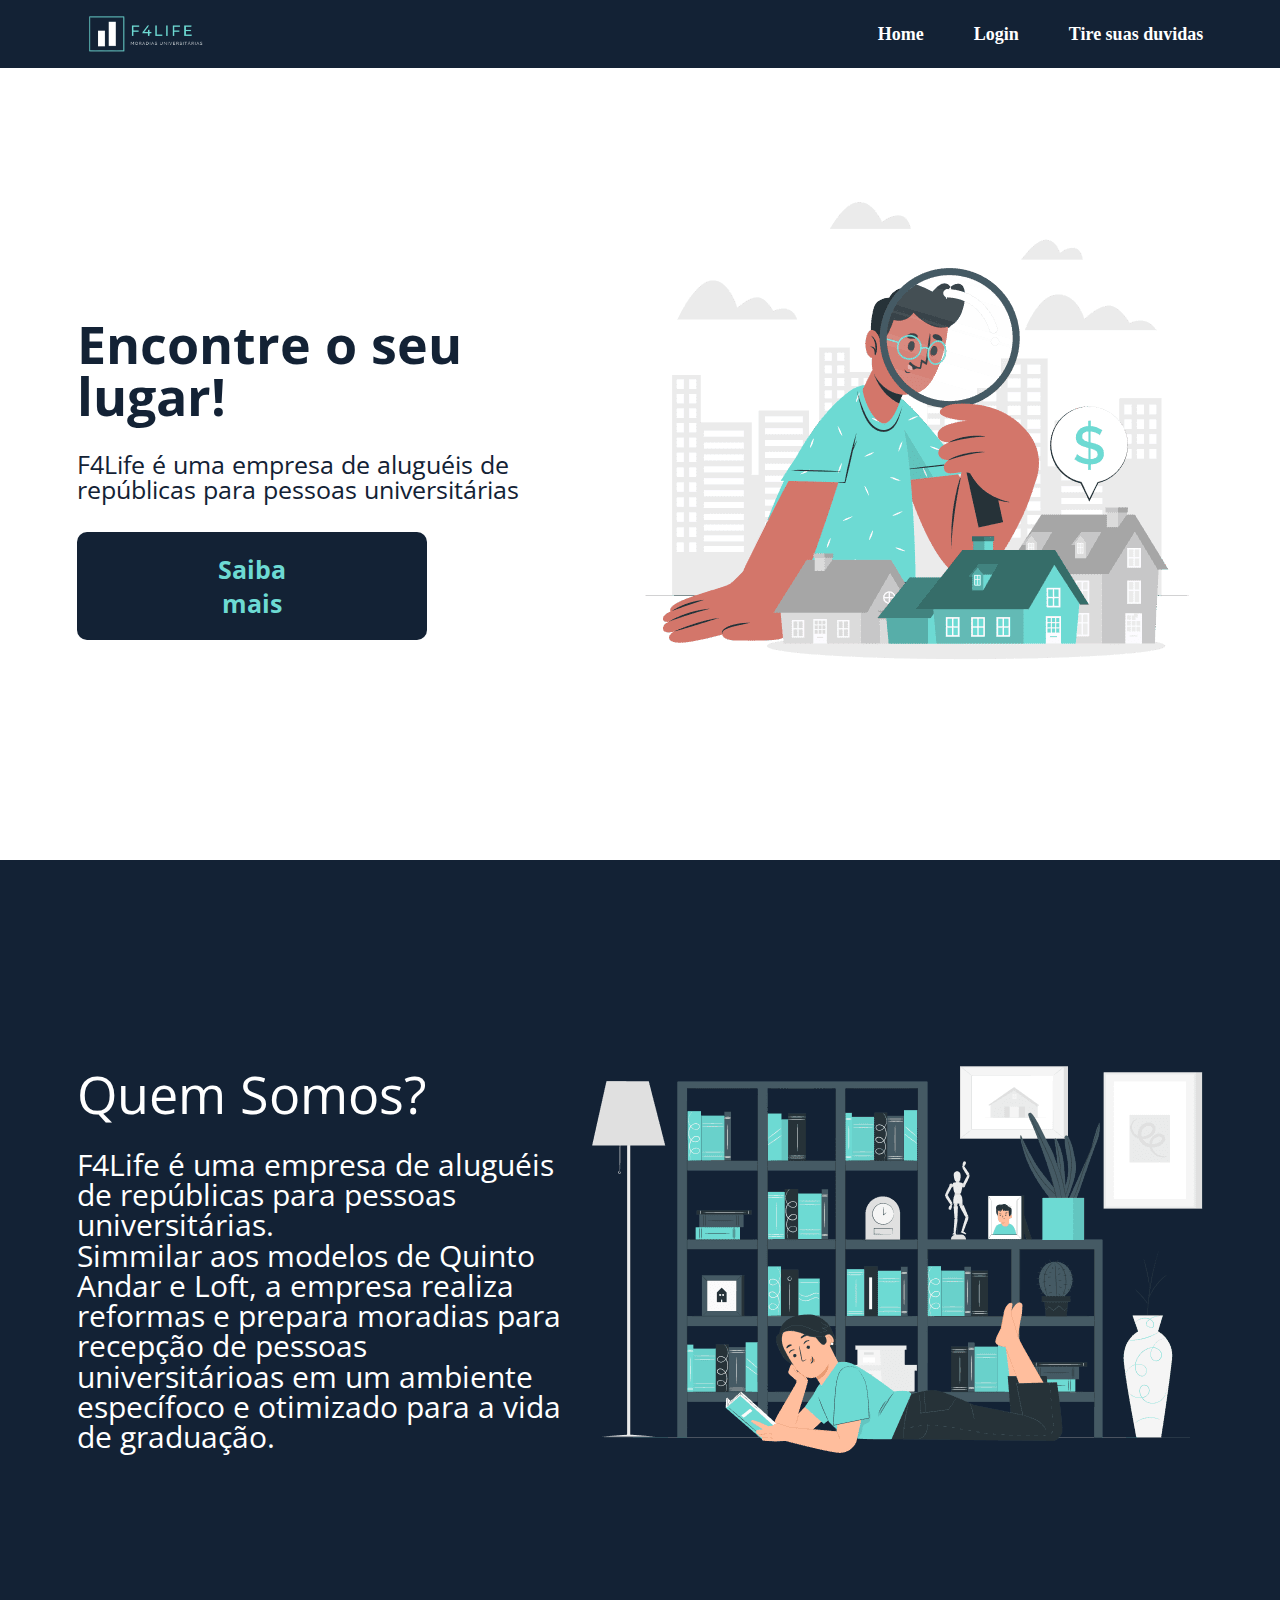
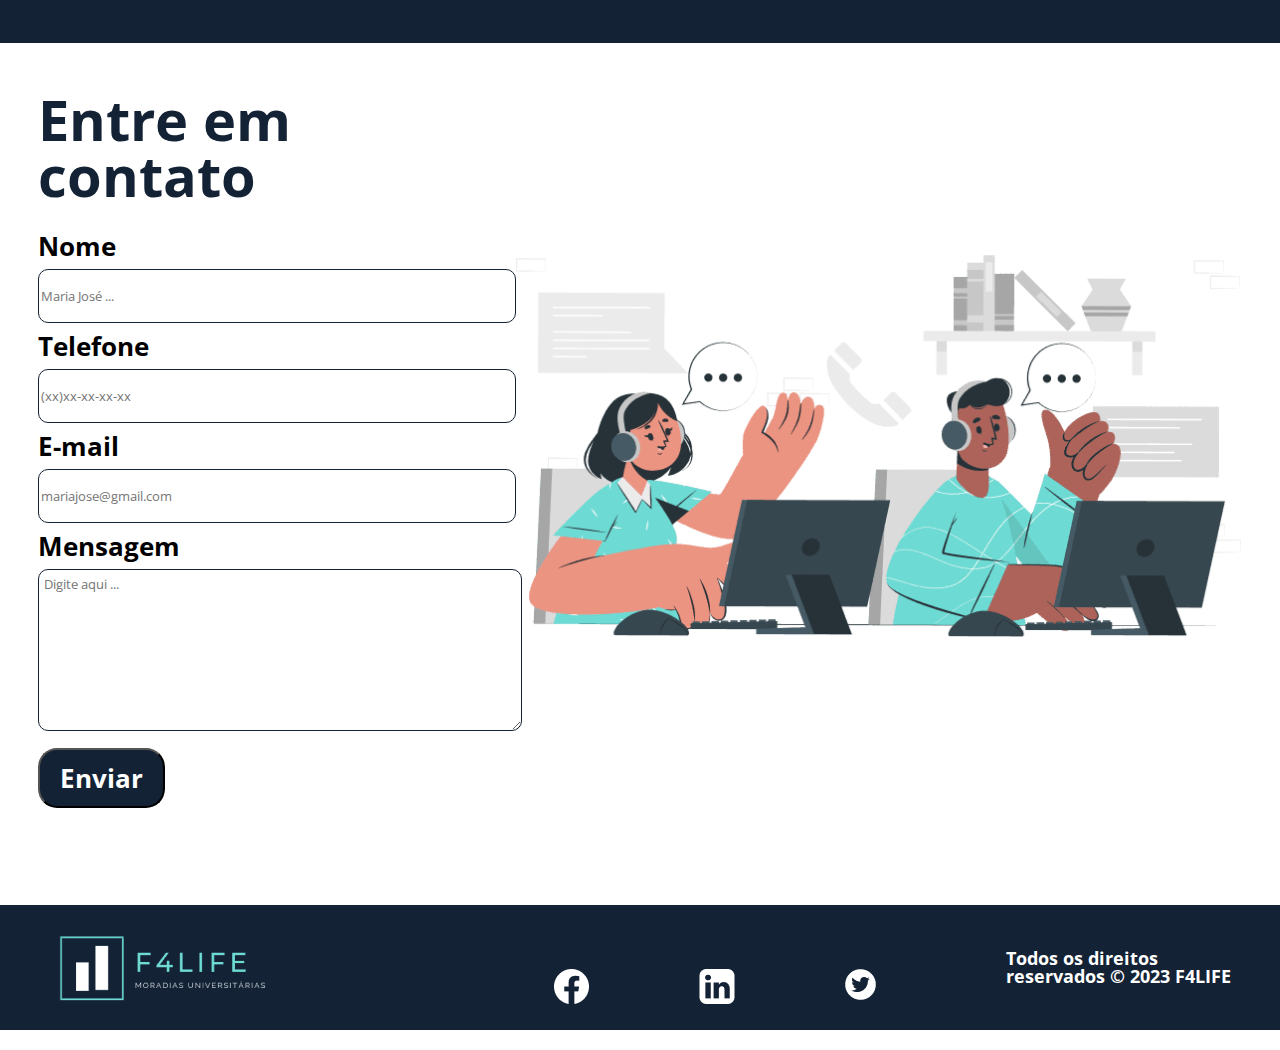
<file: index.html>
<!DOCTYPE html>
<html lang="en">
<head>
    <meta charset="UTF-8">
    <meta http-equiv="X-UA-Compatible" content="IE=edge">
    <meta name="viewport" content="width=device-width, initial-scale=1.0">
    <meta name="theme-color" content="#132235"/>
    <title>F4LIFE</title>

    <link rel="manifest" href="manifest.json">


    <link rel="preconnect" href="https://fonts.googleapis.com">
    <link rel="preconnect" href="https://fonts.gstatic.com" crossorigin>
    <link href="https://fonts.googleapis.com/css2?family=Montserrat:ital,wght@0,100;0,300;0,400;0,700;1,400&family=Open+Sans:wght@300;400;700&display=swap" rel="stylesheet">
    
    <link rel="stylesheet" href="assets/css/reset.css">
    <link rel="stylesheet" href="assets/css/style.css">
    <link rel="stylesheet" href="assets/css/header.css">
    <link rel="stylesheet" href="assets/css/main.css">
    <link rel="stylesheet" href="assets/css/footer.css">
    <link rel="stylesheet" href="assets/css/respnsive.css">

    <script src="https://ajax.googleapis.com/ajax/libs/jquery/3.6.3/jquery.min.js"></script>
    
    
</head>
<body>
    <header class="container">
        <img class="logo" src="assets/img/logo.png" alt="Logo F4LIFE">
        <nav>
            <ul class="header-nav-ul">
                <li class="header-nav-link"><a href="index.html">Home</a></li>
                <li class="header-nav-link"><a href="login.html">Login</a></li>
                <li class="header-nav-link"><a href="#">Tire suas duvidas</a></li>
            </ul>
        </nav>

        <nav class="dropdown">
            <button onclick="myFunction()" class="dropbtn"><img  class="img-btn" src="assets/img/cardapio.png" alt=""></button>
            <ul id="myDropdown" class="dropdown-content">
                <li><a href="#">Home</a></li>
                <li><a href="login.html">Login</a></li>
                <li><a href="#">Sobre nós</a></li>
                <li><a href="#">Tire suas dúvidas</a></li>
            </ul>
        </nav>

    </header>
    <main>
        <section class="container main-box">
            <div class="main-section-one-texts">
                <h1 class="main-section-one-titlle" >Encontre o seu lugar!</h1>
                <p class="main-section-one-paragraph">F4Life é uma empresa de aluguéis de repúblicas para pessoas universitárias</p>
                <button class="main-section-one-button">Saiba mais</button>
            </div>
            <img class="main-section-one-img" src="assets/img/imgSection1.png" alt="">
        </section>
        <section class="container main-box color-box-two">
            <div class="main-section-two-texts">
                <h2 class="main-section-two-titlle" >Quem Somos?</h2>
                <p class="main-section-two-paragraph">F4Life é uma empresa de aluguéis de repúblicas para pessoas universitárias. <br> Simmilar aos modelos de Quinto Andar e Loft, 
                a empresa realiza reformas e prepara moradias para recepção de pessoas universitárioas em um ambiente específoco e otimizado 
                para a vida de graduação.</p>
            </div>
            <img class="main-section-two-img" src="assets/img/imgSection2.png" alt="">
        </section>

        <section class="section-mobile-opnions">

                <h2 class="title-opnion">Veja a opnião dos nossos clientes</h2>
                
                <div class="container-mobile">
                    <img class="photo-profile" src="assets/img/Avatar1.png" alt="">
                    <p class="name-cliente">Astrogildo</p> 
                    <p class="opnion-cliente">"A F4Life prestou um serviço inrivel"</p>
                        
                    <img class="photo-profile" src="assets/img/Avatar2.png" alt="">                        
                    <p class="name-cliente">Creuza</p>
                    <p class="opnion-cliente">"Serviço de qualidade com um preço justo"</p>
                        
                    
                    <img class="photo-profile" src="assets/img/Avatar3.png" alt="">
                    <p class="name-cliente">Jurema</p>
                    <p class="opnion-cliente">"Já tive experiencai com outras empresas, mas a F2Life, sem duvidas tem o melhor serviço"</p>
                </div>

        </section>

        <section class="container main-section-contact">

            <div class="main-section-three-texts">
                <h2 class="main-section-three-titlle">Entre em contato</h2>

                <form action="#" method="post">

                    <label class="label-contact" for="name">Nome</label>
                    <input class="form-box" name="name" type="text" id="nameid" placeholder="Maria José ..."> 

                    <label class="label-contact"  for="telephone">Telefone</label>
                    <input class="form-box" name="telephone" type="tel" id="telephoneid" placeholder="(xx)xx-xx-xx-xx">

                    <label class="label-contact" for="email">E-mail</label>
                    <input class="form-box" name="email" type="email" id="emailid" placeholder="mariajose@gmail.com">

                    <label class="label-contact" for="message">Mensagem</label>
                    <textarea class="text-box" name="message" id="messageid" placeholder="Digite aqui ..." cols="30" rows="10"></textarea>

                    <button class="form-button" type="button" onclick="sendForms()">Enviar</button>
                </form>

            </div>

            <img class="main-section-three-img" src="assets/img/imgSection3.png" alt="">

        </section>
        <footer>
            <img class="footer-logo" src="assets/img/logo.png" alt="">
            <ul class="social-icons">
                <li class="icons"><a href="#"><img src="assets/img/facebook.png" alt=""></a></li>
                <li class="icons"><a href="#"><img src="assets/img/linkedin.png" alt=""></a></li>
                <li class="icons"><a href="#"><img src="assets/img/Twitter.png" alt=""></a></li>
            </ul>
            <p class="footer-paragraph">Todos os direitos reservados &copy; 2023 F4LIFE</p>
        </footer>
    </main>  
    
    
    <script>
        let newWorker;

        if ('serviceWorker' in navigator) {
          navigator.serviceWorker.register('/service-worker.js').then(reg => {
            reg.addEventListener('updatefound', () => {
              // A wild service worker has appeared in reg.installing!
              newWorker = reg.installing;
              newWorker.addEventListener('statechange', () => {
                // Has network.state changed?
                switch (newWorker.state) {
                  case 'installed':
                    if (navigator.serviceWorker.controller) {
                      // new update available
                    }
                    // No update available
                    break;
                }
              });
            });
          });
          let refreshing;
          navigator.serviceWorker.addEventListener('controllerchange', function () {
            if (refreshing) return;
            window.location.reload();
            refreshing = true;
          });
        }
      </script>

    <script>
        function myFunction() {
            document.getElementById("myDropdown").classList.toggle("show");
        }

        window.onclick = function(event) {
            if (!event.target.matches('.dropbtn')) {
                var dropdowns = document.getElementsByClassName("dropdown-content");
                var i;
                for (i = 0; i < dropdowns.length; i++) {
                    var openDropdown = dropdowns[i];
                    if (openDropdown.classList.contains('show')) {
                        openDropdown.classList.remove('show');
                    }
                }
            }
        }
    </script>
</body>
</html>
</file>
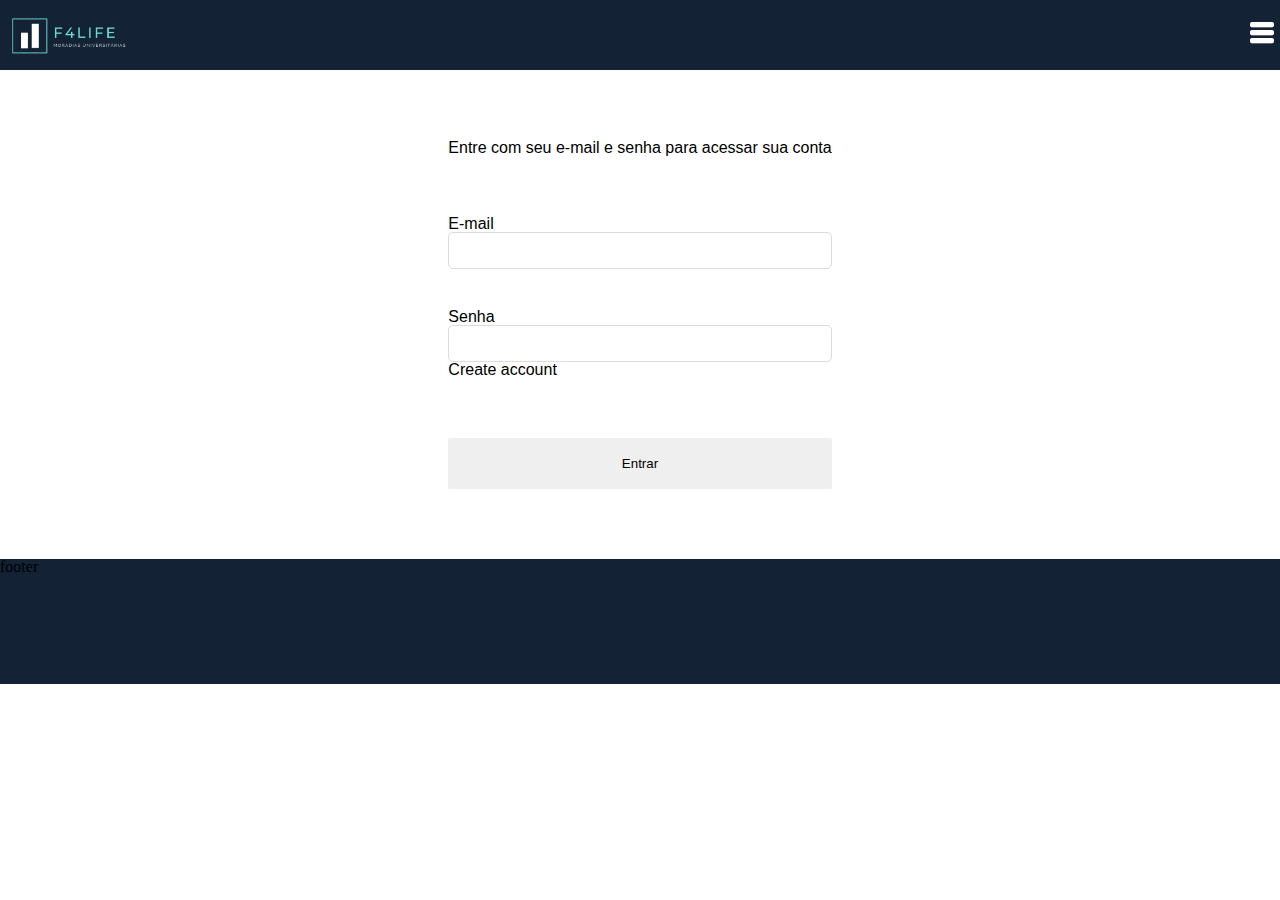
<file: login.html>
<!DOCTYPE html>
<html lang="en">
<head>
    <meta charset="UTF-8">
    <meta http-equiv="X-UA-Compatible" content="IE=edge">
    <meta name="viewport" content="width=device-width, initial-scale=1.0">
    <title>Login - F4LIFE</title>

    <link rel="stylesheet" href="assets/css/reset.css">
    <link rel="stylesheet" href="assets/css/style.css">
    <link rel="stylesheet" href="assets/css/login.css">

</head>

<body>
        <header class="l-header">
            <img class="logo" src="assets/img/logo.png" alt="">
            <nav class="dropdown">
                <button onclick="myFunction()" class="dropbtn"><img  class="img-btn" src="assets/img/cardapio.png" alt=""></button>
                <ul id="myDropdown" class="dropdown-content">
                    <li><a href="index.html">Home</a></li>
                    <li><a href="login.html">Login</a></li>
                    <li><a href="#">Sobre nós</a></li>
                    <li><a href="#">Tire suas dúvidas</a></li>
                </ul>
            </nav>
        </header>

        <main class="l-main">

            <h1 class="title-login">Entre com seu e-mail e senha para acessar sua conta</h1>

            <section class="main-section-login">

                <label class="label" for="email" >E-mail</label>
                <input class="input" type="text" name="email" id="emailId">

                <label class="label-1" for="passWord">Senha</label>
                <input class="input" type="text" name="passWord" id="passWordId">
                <a href="register.html">Create account</a>

                <button class="button-login">
                    Entrar
                </button>

            </section>
        
        </main>

        <footer class="l-footer">
            <h1>footer</h1>
        </footer>

        <script>
            function myFunction() {
                document.getElementById("myDropdown").classList.toggle("show");
            }

            window.onclick = function(event) {
                if (!event.target.matches('.dropbtn')) {
                    var dropdowns = document.getElementsByClassName("dropdown-content");
                    var i;
                    for (i = 0; i < dropdowns.length; i++) {
                        var openDropdown = dropdowns[i];
                        if (openDropdown.classList.contains('show')) {
                            openDropdown.classList.remove('show');
                        }
                    }
                }
            }
        </script>
</body>
</html>
</file>
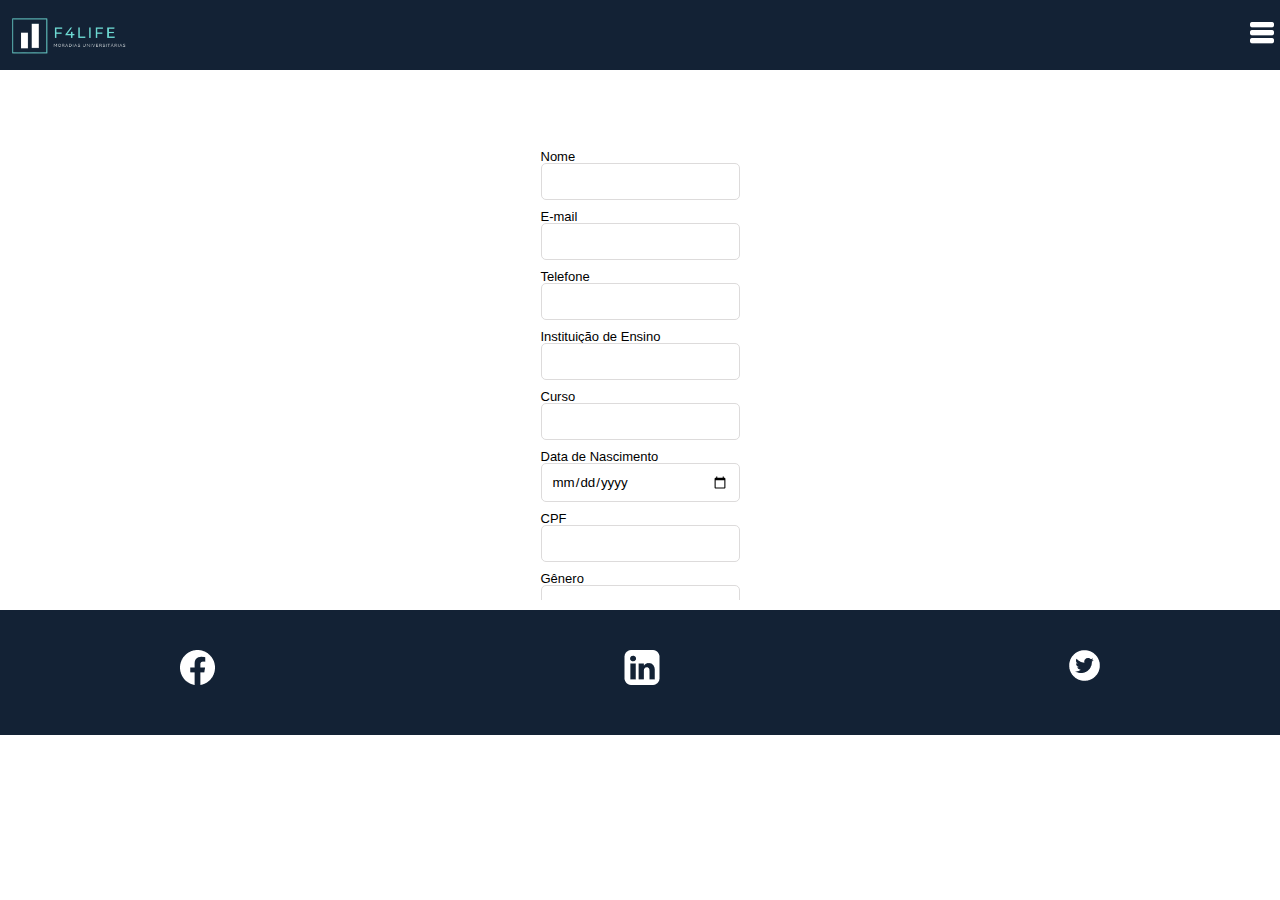
<file: register.html>
<!DOCTYPE html>
<html lang="en">
<head>
    <meta charset="UTF-8">
    <meta http-equiv="X-UA-Compatible" content="IE=edge">
    <meta name="viewport" content="width=device-width, initial-scale=1.0">
    <title>Register - F4LIFE</title>

    <link rel="stylesheet" href="assets/css/reset.css">
    <link rel="stylesheet" href="assets/css/style.css">
    <link rel="stylesheet" href="assets/css/register.css">

</head>
<body>
    <header class="l-header">
        <img class="logo" src="assets/img/logo.png" alt="">
        <nav class="dropdown">
            <button onclick="myFunction()" class="dropbtn"><img  class="img-btn" src="assets/img/cardapio.png" alt=""></button>
            <ul id="myDropdown" class="dropdown-content">
                <li><a href="index.html">Home</a></li>
                <li><a href="login.html">Login</a></li>
                <li><a href="#">Sobre nós</a></li>
                <li><a href="#">Tire suas dúvidas</a></li>
            </ul>
        </nav>
    </header>

    <main class="l-main">
        <section class="content-register">
            <label class="label" for="name" >Nome</label>
            <input class="input" type="text" name="name" id="nameid">

            <label class="label" for="email" >E-mail</label>
            <input class="input" type="text" name="email" id="emailId">

            <label class="label" for="telephone" >Telefone</label>
            <input class="input" type="tel" name="teelephone" id="telephoneid">

            <label class="label" for="institution" >Instituição de Ensino</label>
            <input class="input" type="text" name="institution" id="institutionid">

            <label class="label" for="course" >Curso</label>
            <input class="input" type="text" name="course" id="courseid">

            <label class="label" for="cpf" >Data de Nascimento</label>
            <input class="input" type="date" name="cpf" id="cpfid">

            <label class="label" for="cpf" >CPF</label>
            <input class="input" type="number" name="cpf" id="cpfid">

            <label class="label" for="gender" >Gênero</label>
            <input class="input" type="text" name="gender" id="genderid">

            <button class="button-login">
                Cadastrar
            </button> 
        </section>
    </main>

    <footer class="l-footer">
        <ul class="social-icons">
            <li class="icons"><a href="#"><img src="assets/img/facebook.png" alt=""></a></li>
            <li class="icons"><a href="#"><img src="assets/img/linkedin.png" alt=""></a></li>
            <li class="icons"><a href="#"><img src="assets/img/Twitter.png" alt=""></a></li>
        </ul>
    </footer>

    <script>
        function myFunction() {
            document.getElementById("myDropdown").classList.toggle("show");
        }

        window.onclick = function(event) {
            if (!event.target.matches('.dropbtn')) {
                var dropdowns = document.getElementsByClassName("dropdown-content");
                var i;
                for (i = 0; i < dropdowns.length; i++) {
                    var openDropdown = dropdowns[i];
                    if (openDropdown.classList.contains('show')) {
                        openDropdown.classList.remove('show');
                    }
                }
            }
        }
    </script>
</body>
</html>
</file>
<file: assets/css/style.css>
* {
    font-family: 'Montserrat', sans-serif;
    font-family: 'Open Sans', sans-serif;;
}

:root {
    --azul-marinho-escuro: #132235;
    --azul-claro: #6DDAD3;
    --cinza: #d05b5b;
}

.container {
    padding-left: 6%;
    padding-right: 6%;
}

body{
    display: grid;

    grid-template-areas: 
        "header header header"
        "main main main"
        "footer footer footer";

    grid-template-columns: 1fr;

    grid-row-gap: 10px;
}

.l-header{
    background-color: var(--azul-marinho-escuro);
    grid-area: header;

    height: 70px;

    display: flex;

    align-items: center;
    justify-content: space-between;
}

.logo {
    width: 159px;
    height: 39px;
}

.dropbtn{
    cursor: pointer;

    background-color: transparent;
    border: none;
}

.dropdown {
    position: relative;
    display: inline-block;
}

.dropbtn:hover, .dropbtn:focus {
    background-color: #2980B9;
}

.dropdown-content{
    position: absolute;
    min-width: 180px;


    background-color: #f1f1f1;

    display: none;

    box-shadow: 0px 8px 16px 0px rgba(0,0,0,0.2);
    z-index: 1;
    right: 0;
}

.dropdown-content a:hover {
    background-color: #ddd
}
    
.dropdown-content a {
    color: black;
    padding: 10px;
    text-decoration: none;
}

.dropdown-content li {
    padding: 10px;
}

.show {
    display: block;
}

.l-main{
    grid-area: main;
   
    margin: 0 auto;

    padding: 60px;

    max-height: 400px;
    overflow: auto;
}

.social-icons {
    display: flex;
    flex-direction: row;

    margin: 0 auto;
}

.l-footer{
    background-color: var(--azul-marinho-escuro);
    grid-area: footer;
    height: 125px;
}

.icons {
    padding-right: 50px;
    margin: 40px auto 0 auto;
}

.icons:nth-child(3n) {
    padding-right: 0px; 
}
</file>
<file: assets/css/header.css>
header {
    background: #132235;
    width: 88%;

    display: flex;

    align-items: center;
    justify-content: space-between;

    padding-top: .90rem;
    padding-bottom: .90rem;

    position: absolute;
}


.header-nav-ul {
    color: #ffffff;
    font-size: 18px;
    font-weight: 700;

    display: flex;
    flex-direction: row;
}

.header-nav-link {
    margin-right: 50px;
}

.header-nav-link:nth-child(3n) {
    margin-right: 0;
}
</file>
<file: assets/css/main.css>
.main-box {
    display: flex;
    flex-direction: row;
    
    align-items: end;
    justify-content: space-between;
}

.main-section-one-texts {
    display: flex;
    flex-direction: column;

    width: 500px;

    padding-bottom: 100px;
}

.main-section-one-titlle {
    color: var(--azul-marinho-escuro);

    font-size: 52px;
    font-weight: 700;

    padding: 120px 30px 30px 0;
}

.main-section-one-paragraph {
    margin-bottom: 30px;

    font-size: 25px;
    font-weight: 400px;

    color: var(--azul-marinho-escuro);
}

.main-section-one-button {
    color: var(--azul-claro);
    background: var(--azul-marinho-escuro);

    font-size: 25px;
    font-weight: 700;

    border: none;
    border-radius: 10px;

    width: 350px;

    padding: 20px 108px;
    margin-bottom: 120px;

    
}

.main-section-one-img {    
    display: block;
    
    margin: 200px 0;

}

.color-box-two {
    background: var(--azul-marinho-escuro);

}

.main-section-two-titlle {
    color: #ffffff;

    font-size: 52px;

    margin-bottom: 30px;
}

.main-section-two-texts {
    padding-bottom: 191px;

    width: 500px;

    font-size: 30.23px;
    font-weight: 400;

    width: 600px;
    justify-content: space-between;
}

.main-section-two-paragraph {
    color: #ffffff;
}

.main-section-two-img {
    padding-top: 198.23px;
    padding-bottom: 190px;
}

.main-section-contact {
    display: flex;

    padding-right: 3%;
    padding-left: 3%;
}

.main-section-three-texts {
    margin-top: 48px;

    display: flex;
    flex-direction: column;
    flex-wrap: wrap;
}

.main-section-three-titlle {
    color: var(--azul-marinho-escuro);
    font-size: 3.5rem;
    font-weight: 700;

    margin-bottom: 30px;
}

.main-section-three-img {
    width: 80%;
    height: 382.86px;

    padding-top: 210.66px;

    display: block;

    margin-bottom: 234.69px;
}

.label-contact {
    font-size: 26px;
    font-weight: 700;
}

.form-box {
    width: 99%;
    height: 50px;

    border-radius: 10px;

    border: var(--azul-marinho-escuro) solid 1px;

    margin-top: 10px;
    margin-bottom: 10px;
}

.text-box {
    width: 99%;
    height: 150px;
    margin-top: 10px;

    padding: 5px;

    border-radius: 10px;
    border: var(--azul-marinho-escuro) solid 1px;
} 

.form-button {
    padding: 10px 20px;

    margin-top: 15px;
    margin-bottom: 96.7px;

    font-size: 26px;
    font-weight: 700;

    color: #ffffff;
    background: var(--azul-marinho-escuro);

    border-radius: 19.2px;

    display: block;
}

.section-mobile-opnions {
    background: var(--azul-marinho-escuro);
}

.side-nav  {
    display: none;

}

.container-mobile {
    display: flex;
    flex-direction: column;

    justify-items: center;

    margin: 0 auto;
    width: 130px;

    color: #ffffff;
}

.title-opnion {
    font-size: 24px;
    font-weight: 700;

    color: #ffffff;
    text-align: center;

    margin: 0 auto;
    width: 324px;

    margin-bottom: 50px;
}

.opnion-cliente {
    width: 200px;
    height: 80px;
    
    font-style: italic;
    font-weight: 400;
    
    text-align: center;
}


.photo-profile {
    width: 125px;
    height: 125px;
    margin: 0 auto;
}

.name-cliente {
    font-size: 14px;
    font-weight: 700;

    margin: 0 auto;
    text-align: center;
}

.teste2{
    display: flex;
    flex-direction: column;

    align-items: center;
    justify-content: space-between;

    margin-bottom: 9px;
}
</file>
<file: assets/css/footer.css>
footer {
    display: flex;
    flex-direction: row;

    background: var(--azul-marinho-escuro);

    align-items: center;

    height: 125px;
    padding-right: 3%;
    padding-left: 3%;
}

.footer-logo {
    margin-right: 228px;
}

.social-icons {
    display: flex;
    flex-direction: row;

    margin: 0 auto;
}

.icons {
    margin-right: 60px;
}

.icons:nth-child(3n) {
    margin-right: 130px;
}

.footer-paragraph {
    color: #ffffff;
     
    font-size: 18px;
    font-weight: 700;
}
</file>
<file: assets/css/respnsive.css>
@media screen and (max-width: 480px) {
    header {
        width: 88%;
    }

    .logo {
        width: 159px;
        height: 39px;
    }

    .main-box, .main-section-contact{
        flex-direction: column;
    }

    .header-nav-ul, .footer-logo, .footer-paragraph {
        display: none;
    }

    .icons {
        margin-right: 100px;
    }
    
    .icons:nth-child(3n) {
        margin-right: 0px; 
    }

    .main-section-one-texts, .main-section-two-texts {
        width: 100%;

        padding: 0;
    }

    .main-section-one-titlle {
        font-size: 45px;
    }

    .main-section-one-button {
        width: 200px;;
        padding: 20px;
        margin-bottom: 10px;
        font-size: 24px;

        
    }

    .main-section-one-img {
        width: 300px;
        height: 300px;
        margin: 20px auto;
        padding: 0;
        align-items: center;
    }

    .main-section-one-p, .main-section-two-paragraph {
        font-size: 16px;
    }

    .main-section-two-img {
        width: 335px;
        height: 210.92px;

        padding: 0;
        margin: 30px auto 60px auto;
    }

    .main-section-three-img {
        max-width: 414px;
        height: 183.45px;
        margin: 0 auto;
        display: flex;
        flex-wrap: initial;
        padding: 0;
        padding-bottom: 5px;
    }

    .main-section-two-titlle, .main-section-three-titlle {
        font-size: 24px;
        font-weight: 700;

        padding-top: 30px;
    }

    .form-box {
        width: 95%;
        height: 31px;
        border: 0.7px solid #132235;
        border-radius: 10px;
        padding: 0 15px;
        font-weight: 400;
        font-size: 14px;
        color: #132235;

        padding: 5px;
    }

    .text-box {
        width: 95%;
        
        border: 0.7px solid #132235;
        border-radius: 10px;
        padding: 0 15px;
        font-weight: 400;
        font-size: 14px;
        color: #132235;

        padding: 5px;
    }

    .label-contact {
        font-size: 1rem;
        font-weight: 700;

        display: block;
    }

    .form-button {
        font-size: 1rem;
        font-weight: 700;

        padding: 5px 10px;
        border-radius: 7px;

        border: none;

       

        margin: 30px auto;
    }

    .main-section-three-texts {
        display: flex;
        flex-direction: column;
        margin: 0;

        width: auto;    
    }

    .section-mobile-opnions {
        padding-bottom: 30px;
    }

    .name-cliente {
        margin: 8px 0;
    }

    .opnion-cliente {
        align-self: center;
    }
}

@media screen and (min-width: 800px) {
    .section-mobile-opnions, .dropdown {
        display: none;
    }

    
}
</file>
<file: assets/css/login.css>
body{
    display: grid;

    grid-template-areas: 
        "header header header"
        "main main main"
        "footer footer footer";

    grid-template-columns: 1fr;

    grid-row-gap: 10px;
}

.l-header{
    background-color: var(--azul-marinho-escuro);
    grid-area: header;

    height: 70px;

    display: flex;

    align-items: center;
    justify-content: space-between;
}

.dropbtn{
    cursor: pointer;

    background-color: transparent;
    border: none;
}

.dropdown {
    position: relative;
    display: inline-block;
}

.dropbtn:hover, .dropbtn:focus {
    background-color: #2980B9;
}

.dropdown-content{
    position: absolute;
    min-width: 200px;

    background-color: #f1f1f1;

    display: none;

    box-shadow: 0px 8px 16px 0px rgba(0,0,0,0.2);
    z-index: 1;
}

.dropdown-content a:hover {
    background-color: #ddd
}
    
.dropdown-content a {
    color: black;
    padding: 12px 16px;
    text-decoration: none;
}

.show {
    display: block;
}

.l-main{
    grid-area: main;
   
    margin: 0 auto;

    padding: 60px;

    max-height: 400px;
}

.main-section-login{
    display: flex;
    flex-direction: column;
}

.l-footer{
    background-color: var(--azul-marinho-escuro);
    grid-area: footer;
    height: 125px;
}

.logo {
    width: 159px;
    height: 39px;
}

.label-1{
    margin-top: 40px;
}

.input{
    border-radius: 5px;
    border: 1px solid #DDDBDB;
    padding: 10px;
}

.button-login{
    border-radius: 2px;
    border: none;

    padding: 18px;
    margin-top: 60px;
}

.title-login{
    margin-bottom: 60px;
}
</file>
<file: assets/css/register.css>
.content-register{
    display: flex;
    flex-direction: column;

    margin: 0 auto;
}

.label{
    margin-top: 10px;
    font-size: 16px;

    font-size: small;
}

.input{
    border-radius: 5px;
    border: 1px solid #DDDBDB;
    padding: 10px;
}

.button-login{
    border-radius: 2px;
    border: none;

    padding: 18px;
    margin-top: 60px;
}

.title-login{
    margin-bottom: 60px;
}
</file>
